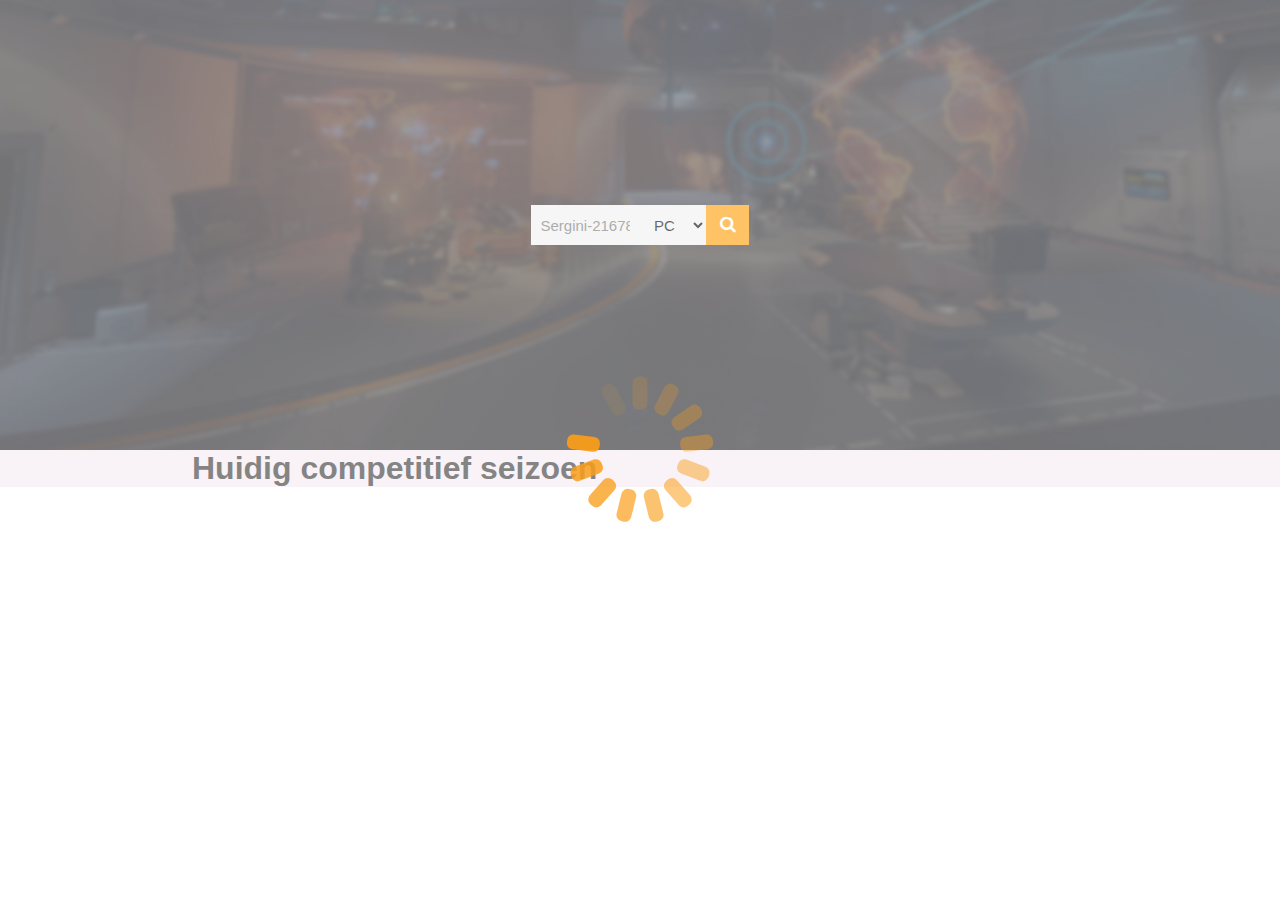
<file: index.html>
<!DOCTYPE html>
<html lang="en">

<head>
    <meta charset="UTF-8">
    <title>Overwatch Stats</title>
    <meta name="viewport" content="width=device-width, initial-scale=1.0">
    <meta http-equiv="X-UA-Compatible" content="ie=edge">
    <link rel="stylesheet" href="public/css/styles.css">
    <link rel="icon" type="image/png" href="public/img/favicon.ico" />
    <link rel="stylesheet" href="https://cdnjs.cloudflare.com/ajax/libs/font-awesome/4.7.0/css/font-awesome.min.css">
    <script type="module" src="src/app.js"></script>
</head>

<body>
    <div class="overview">
        <div class="hero">
            <div class="profileStats">
            </div>
        </div>
    </div>
    <div>
        <div class="competitiveStats">
            <h1>Huidig competitief seizoen</h1>
            <section class="heroSection"></section>
            <section class="heroDetail"></section>
        </div>
    </div>
    <div class="loader">
        <img src="public/img/loader.svg" alt="Loading...">
    </div>

    <script src="src/lib/routie.js"></script>
    <script type="text/javascript">
        window.addEventListener("load", function() {
            const loader = document.querySelector(".loader");
            loader.className += " hidden";
        })
    </script>
</body>

</html>
</file>
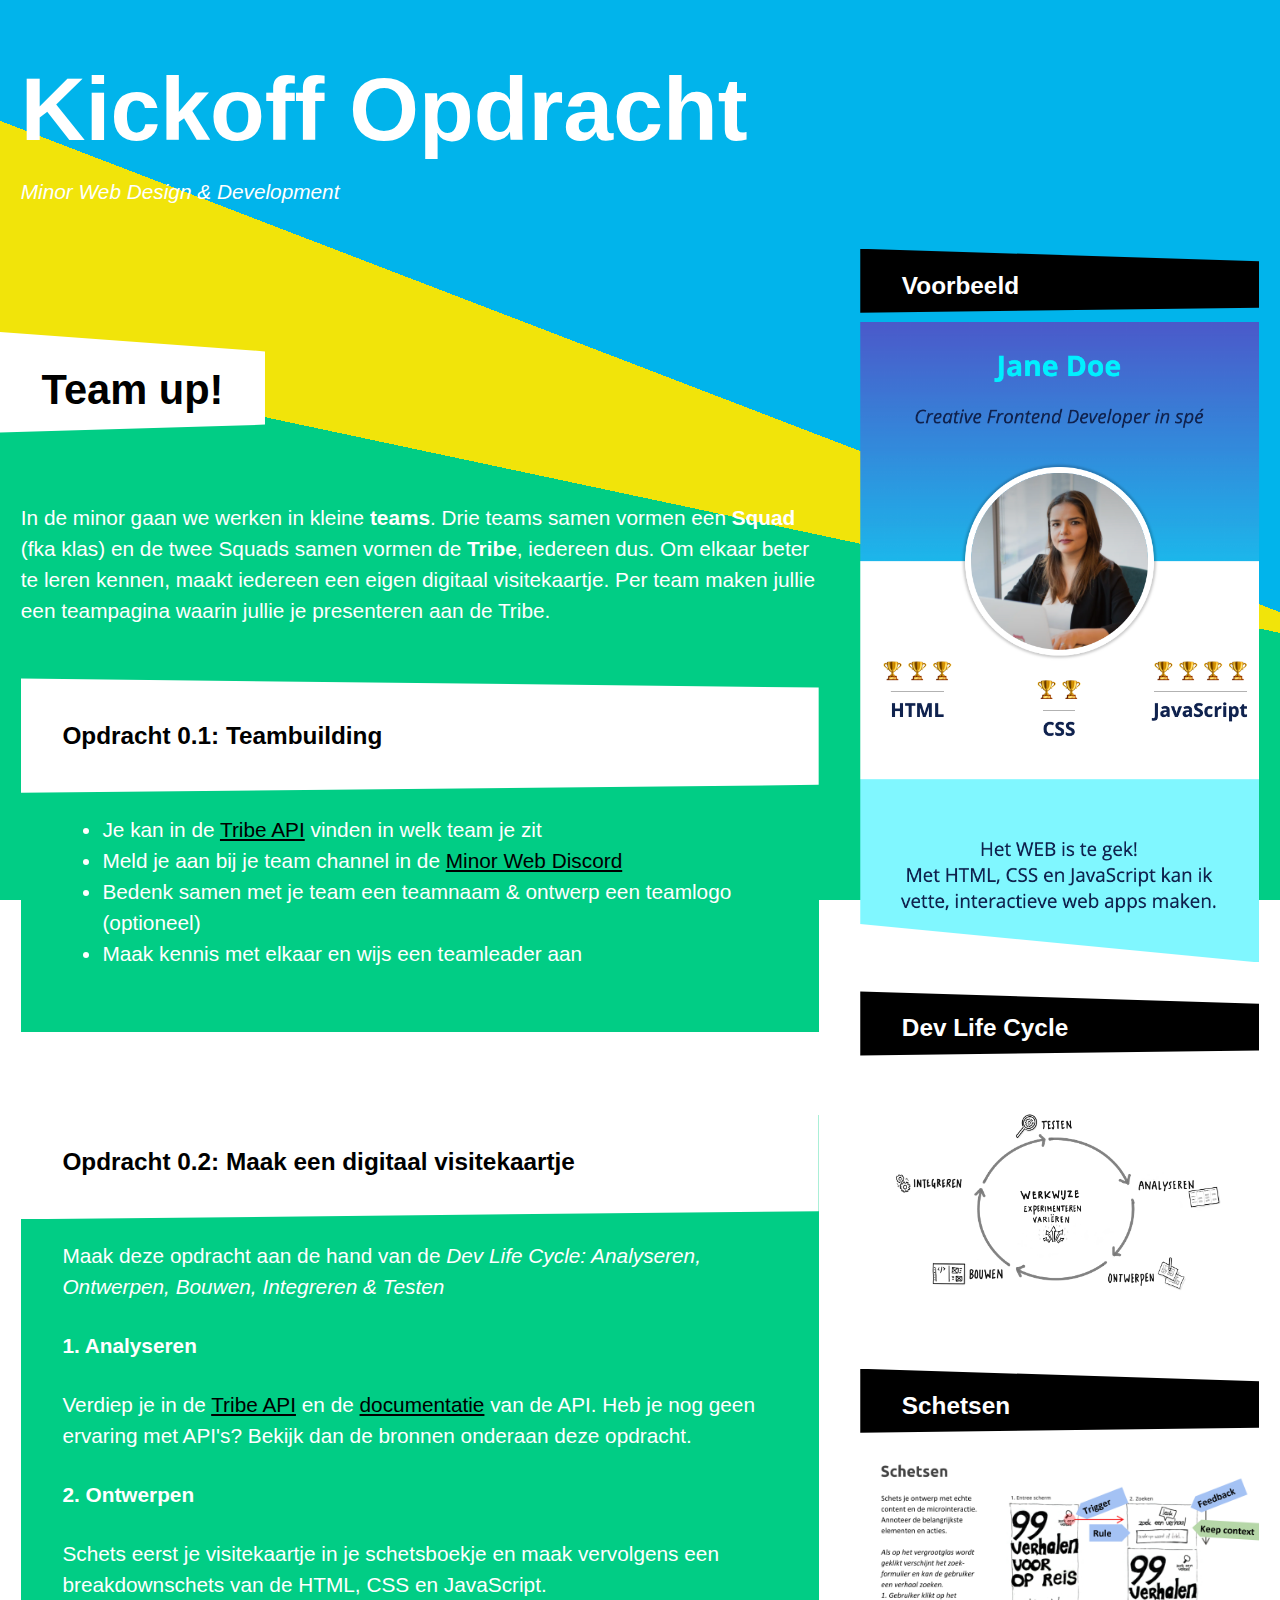
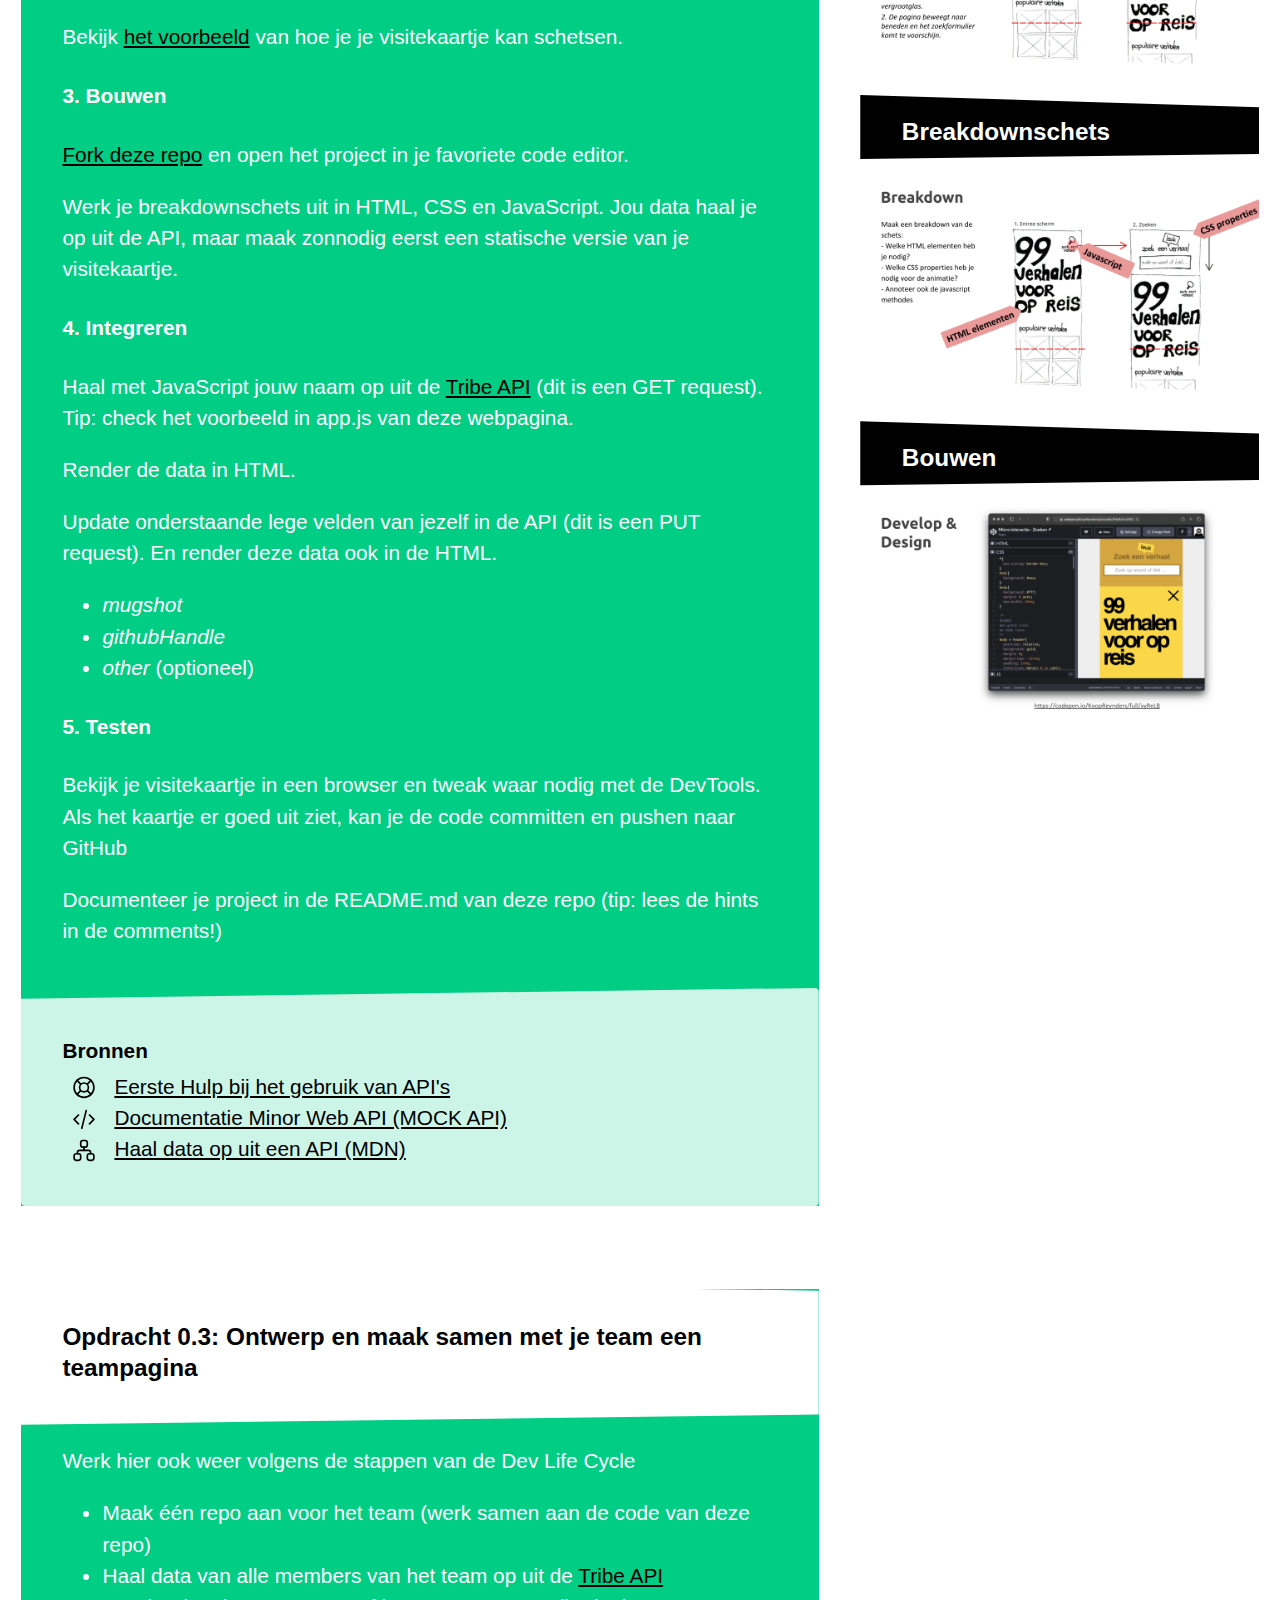
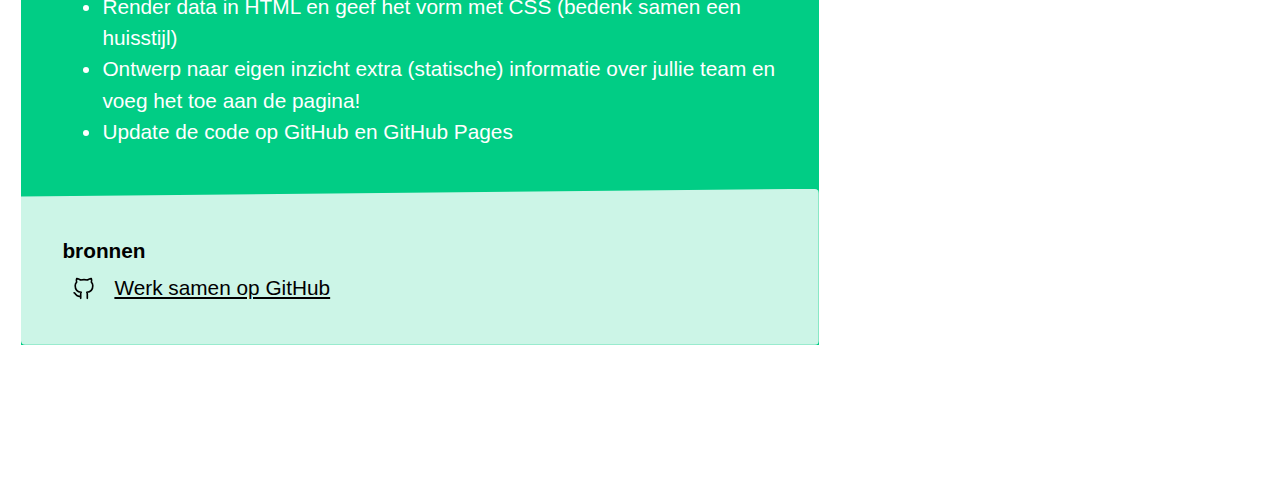
<file: docs/index.html>
<!DOCTYPE html>
<html lang="en">
<head>
  <meta charset="UTF-8">
  <meta name="viewport" content="width=device-width, initial-scale=1.0">
  <meta http-equiv="X-UA-Compatible" content="ie=edge">
  <link rel="stylesheet" href="css/styles.css">
  <title>Kickoff Opdracht | Minor Web Design & Development | CMD Amsterdam</title>

</head>
<body>
  <header>
    <h1>Kickoff Opdracht<em> Minor Web Design & Development</em></h1>
    
  </header>
  <main>
    <section id="description">
        <h2>Team up!</h2>
        <p>
          In de minor gaan we werken in kleine <strong>teams</strong>. Drie teams samen vormen een <strong>Squad</strong> (fka klas) en de twee Squads samen vormen de <strong>Tribe</strong>, iedereen dus. Om elkaar beter te leren kennen, maakt iedereen een eigen digitaal visitekaartje. Per team maken jullie een teampagina waarin jullie je presenteren aan de Tribe.
        </p>
        

        <article>
          <h3>Opdracht 0.1: Teambuilding</h3>
          <ul>
            <li>Je kan in de <a href="https://600ff44f6c21e1001704fac2.mockapi.io/minor-web/api/squads">Tribe API</a> vinden in welk team je zit</li>
            <li>Meld je aan bij je team channel in de <a href="https://discord.gg/W9VKCPFq">Minor Web Discord</a></li>
            <li>Bedenk samen met je team een teamnaam & ontwerp een teamlogo (optioneel) </li>
            <li>Maak kennis met elkaar en wijs een teamleader aan</li>
          </ul>
        </article>

        <article>
            <h3>Opdracht 0.2: Maak een digitaal visitekaartje</h3>
            
            <p>Maak deze opdracht aan de hand van de <em>Dev Life Cycle: Analyseren, Ontwerpen, Bouwen, Integreren & Testen</em><p>
            
            <h4>1. Analyseren</h4>
            <p>Verdiep je in de <a href="https://600ff44f6c21e1001704fac2.mockapi.io/minor-web/api/squads">Tribe API</a> en de <a href="https://mockapi.io/docs">documentatie</a> van de API. Heb je nog geen ervaring met API's? Bekijk dan de bronnen onderaan deze opdracht.</p>
            
            <h4>2. Ontwerpen</h4>
            <p>Schets eerst je visitekaartje in je schetsboekje en maak vervolgens een breakdownschets van de HTML, CSS en JavaScript.</p>
            <p>Bekijk <a href="breakdown.html">het voorbeeld</a> van hoe je je visitekaartje kan schetsen.</p>

            <h4>3. Bouwen</h4>
            <p><a href="https://github.com/cmda-minor-web/kickoff-2021">Fork deze repo</a> en open het project in je favoriete code editor.</p>
            <p>Werk je breakdownschets uit in HTML, CSS en JavaScript. Jou data haal je op uit de API, maar maak zonnodig eerst een statische versie van je visitekaartje.</p>
            
            <h4>4. Integreren</h4>
            <p>Haal met JavaScript jouw naam op uit de <a href="https://600ff44f6c21e1001704fac2.mockapi.io/minor-web/api/squads">Tribe API</a> (dit is een GET request). Tip: check het voorbeeld in app.js van deze webpagina.</p>
            <p>Render de data in HTML.</p>
            <p>Update onderstaande lege velden van jezelf in de API (dit is een PUT request). En render deze data ook in de HTML.</p>
            <ul>
              <li><em>mugshot</em></li>
              <li><em>githubHandle</em></li>
              <li><em>other</em> (optioneel)</li>
            </ul>
            
            <h4>5. Testen</h4>
            <p>Bekijk je visitekaartje in een browser en tweak waar nodig met de DevTools. Als het kaartje er goed uit ziet, kan je de code committen en pushen naar GitHub</p>
            <p>Documenteer je project in de README.md van deze repo (tip: lees de hints in de comments!)</p>
          
            <footer>
                <h4>Bronnen</h4>
                <a href="eerste-hulp-bij-het-gebruik-van-apis.pdf">
                  <svg xmlns="http://www.w3.org/2000/svg" class="icon icon-tabler icon-tabler-lifebuoy" width="44" height="44" viewBox="0 0 24 24" stroke-width="1.5" stroke="#2c3e50" fill="none" stroke-linecap="round" stroke-linejoin="round">
                    <path stroke="none" d="M0 0h24v24H0z" fill="none"/>
                    <circle cx="12" cy="12" r="4" />
                    <circle cx="12" cy="12" r="9" />
                    <line x1="15" y1="15" x2="18.35" y2="18.35" />
                    <line x1="9" y1="15" x2="5.65" y2="18.35" />
                    <line x1="5.65" y1="5.65" x2="9" y2="9" />
                    <line x1="18.35" y1="5.65" x2="15" y2="9" />
                  </svg>
                  Eerste Hulp bij het gebruik van API's
                </a>
                <a href="https://mockapi.io/docs">
                    <svg xmlns="http://www.w3.org/2000/svg" class="icon icon-tabler icon-tabler-code" width="44" height="44" viewBox="0 0 24 24" stroke-width="1.5" stroke="#2c3e50" fill="none" stroke-linecap="round" stroke-linejoin="round">
                    <path stroke="none" d="M0 0h24v24H0z" fill="none"/>
                    <polyline points="7 8 3 12 7 16" />
                    <polyline points="17 8 21 12 17 16" />
                    <line x1="14" y1="4" x2="10" y2="20" />
                  </svg> Documentatie Minor Web API (MOCK API)</a>
                <a href="https://developer.mozilla.org/en-US/docs/Learn/JavaScript/Client-side_web_APIs/Fetching_data">
                    <svg xmlns="http://www.w3.org/2000/svg" class="icon icon-tabler icon-tabler-sitemap" width="44" height="44" viewBox="0 0 24 24" stroke-width="1.5" stroke="#2c3e50" fill="none" stroke-linecap="round" stroke-linejoin="round">
                        <path stroke="none" d="M0 0h24v24H0z" fill="none"/>
                        <rect x="3" y="15" width="6" height="6" rx="2" />
                        <rect x="15" y="15" width="6" height="6" rx="2" />
                        <rect x="9" y="3" width="6" height="6" rx="2" />
                        <path d="M6 15v-1a2 2 0 0 1 2 -2h8a2 2 0 0 1 2 2v1" />
                        <line x1="12" y1="9" x2="12" y2="12" />
                      </svg>
                      Haal data op uit een API (MDN)</a>
            </footer>

        </article>

        

        <article>
            <h3>Opdracht 0.3: Ontwerp en maak samen met je team een teampagina</h3>
            <p>Werk hier ook weer volgens de stappen van de Dev Life Cycle</p>
            <ul>
                <li>Maak één repo aan voor het team (werk samen aan de code van deze repo)</li>
                <li>Haal data van alle members van het team op uit de <a href="https://600ff44f6c21e1001704fac2.mockapi.io/minor-web/api/squads">Tribe API</a></li>
                <li>Render data in HTML en geef het vorm met CSS (bedenk samen een huisstijl)</li>
                <li>Ontwerp naar eigen inzicht extra (statische) informatie over jullie team en voeg het toe aan de pagina!</li>
                <li>Update de code op GitHub en GitHub Pages</li>
            </ul>

            <footer>
                <h4>bronnen</h4>
                <a href="https://github.com/udit-001/Collaboration-For-Beginners">
                    <svg xmlns="http://www.w3.org/2000/svg" class="icon icon-tabler icon-tabler-brand-github" width="44" height="44" viewBox="0 0 24 24" stroke-width="1.5" stroke="#2c3e50" fill="none" stroke-linecap="round" stroke-linejoin="round">
                        <path stroke="none" d="M0 0h24v24H0z" fill="none"/>
                        <path d="M9 19c-4.3 1.4 -4.3 -2.5 -6 -3m12 5v-3.5c0 -1 .1 -1.4 -.5 -2c2.8 -.3 5.5 -1.4 5.5 -6a4.6 4.6 0 0 0 -1.3 -3.2a4.2 4.2 0 0 0 -.1 -3.2s-1.1 -.3 -3.5 1.3a12.3 12.3 0 0 0 -6.2 0c-2.4 -1.6 -3.5 -1.3 -3.5 -1.3a4.2 4.2 0 0 0 -.1 3.2a4.6 4.6 0 0 0 -1.3 3.2c0 4.6 2.7 5.7 5.5 6c-.6 .6 -.6 1.2 -.5 2v3.5" />
                      </svg>
                    Werk samen op GitHub</a>
            </footer>
        </article>

        <script src="js/app.js"></script>
    </section>

    
  </main>

  <aside>
    <h3>Voorbeeld</h3>
    <img src="img/example-card.png" alt="Een voorbeeld van een digitaal visitekaartje">
    <h3>Dev Life Cycle</h3>
    <img src="img/dlc.png" alt="Dev Live Cycle">
    <h3>Schetsen</h3>
    <img src="img/schetsen.png" alt="Schetsen">
    <h3>Breakdownschets</h3>
    <img src="img/breakdown.png" alt="Breakdown">
    <h3>Bouwen</h3>
    <img src="img/bouwen.png" alt="Bouwen">
  </aside>

  <footer>
    MIT © CMD Amsterdam, docs and images are CC-BY-4.0.
 </footer>
</body>
</html>
</file>
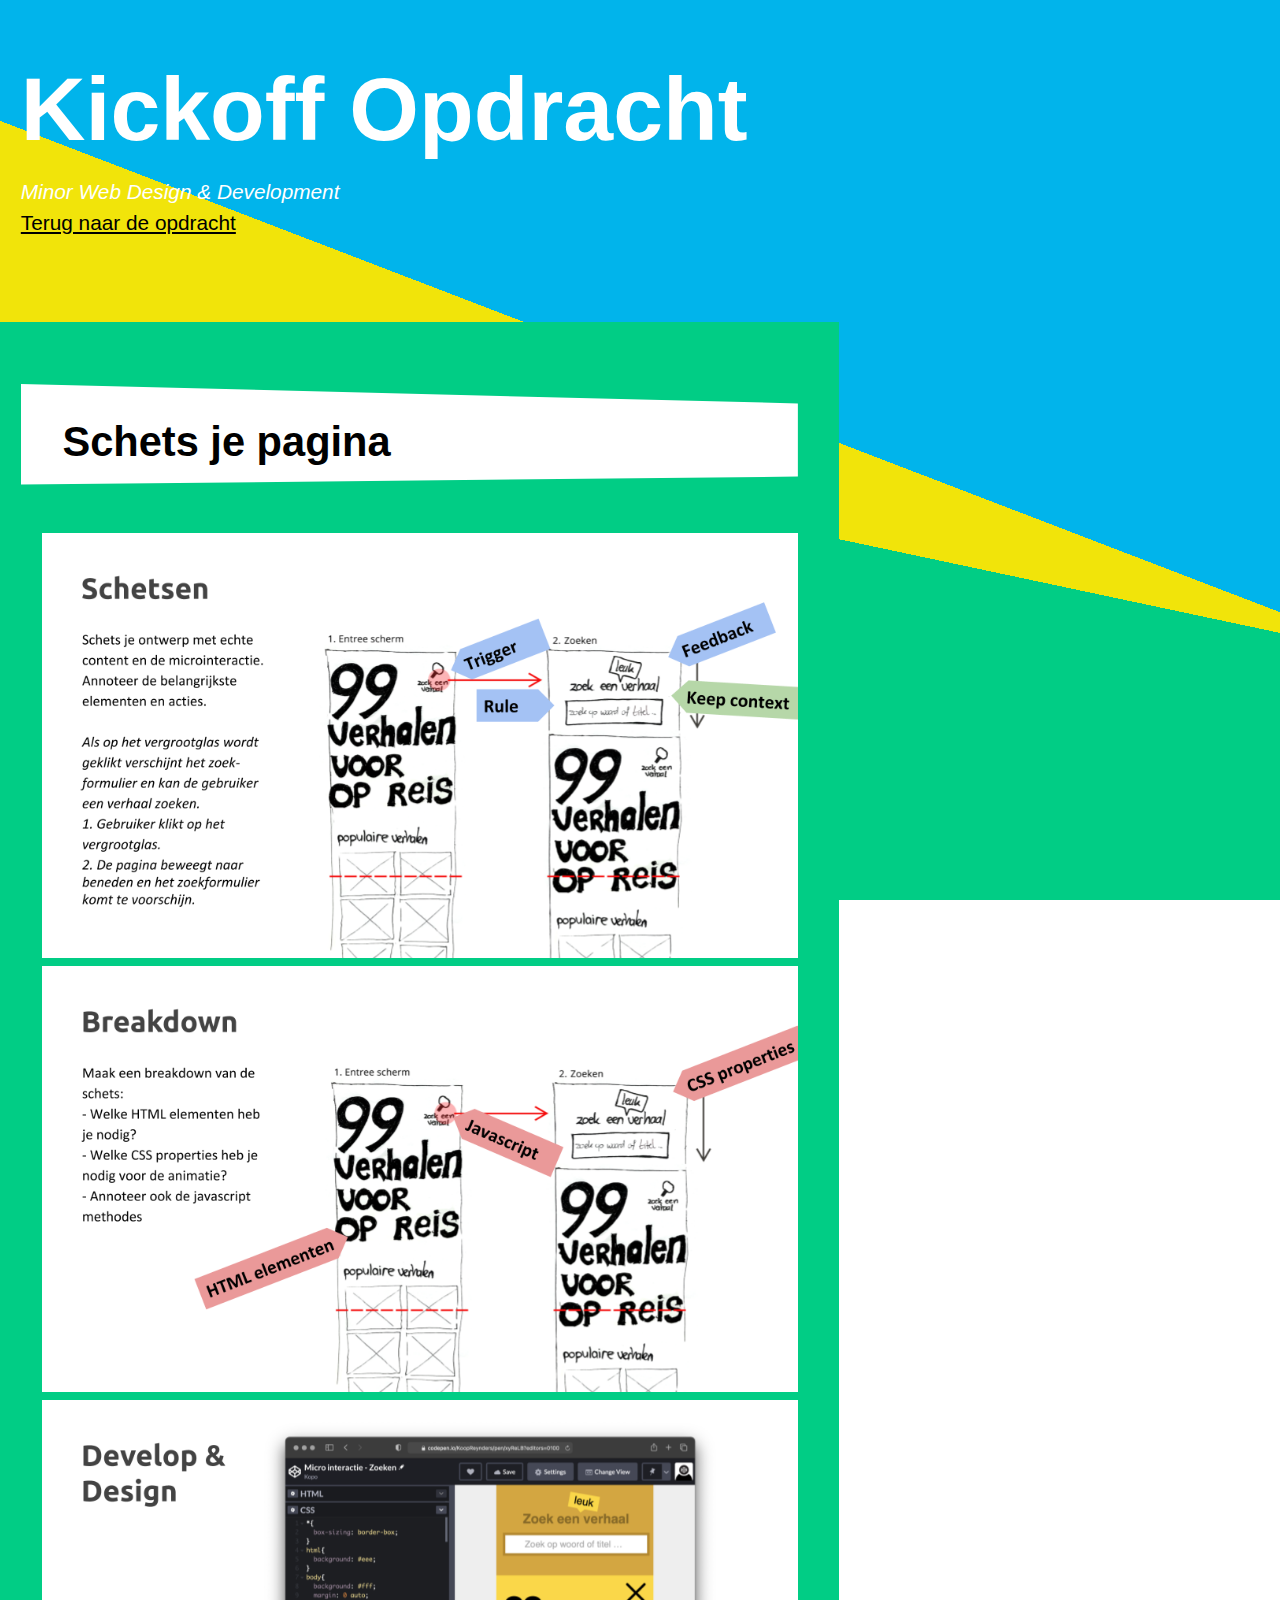
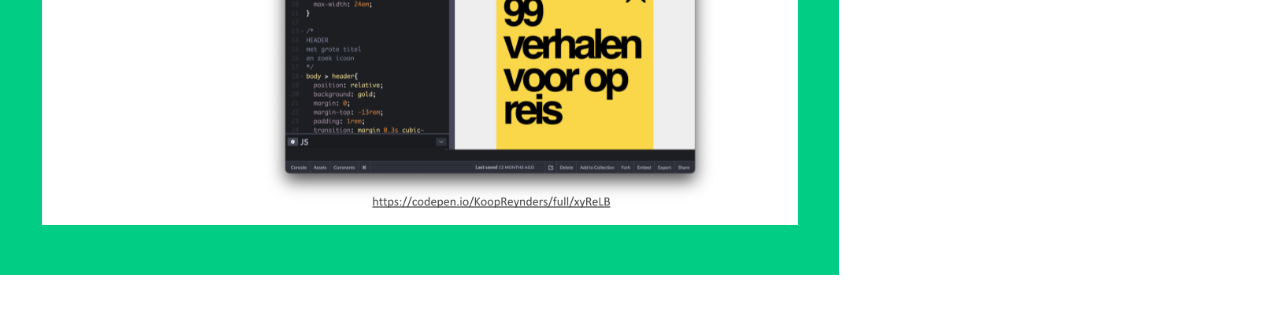
<file: docs/breakdown.html>
<!DOCTYPE html>
<html lang="en">
<head>
  <meta charset="UTF-8">
  <meta name="viewport" content="width=device-width, initial-scale=1.0">
  <meta http-equiv="X-UA-Compatible" content="ie=edge">
  <link rel="stylesheet" href="css/styles.css">
  <title>Kickoff Opdracht | Minor Web Design & Development | CMD Amsterdam</title>

</head>
<body>
  <header>
    <h1>Kickoff Opdracht<em> Minor Web Design & Development</em></h1>
    <a href="index.html">Terug naar de opdracht</a>
  </header>

  <article>
    <h2>Schets je pagina</h2>
      
    <img src="img/schetsen.png" alt="Schetsen">
    
    <img src="img/breakdown.png" alt="Breakdown">

    <img src="img/bouwen.png" alt="Bouwen">
  </article>

</body>
</html>
</file>
<file: public/css/styles.css>
@import url('https://fonts.googleapis.com/css2?family=Ranchers&family=Roboto:ital,wght@0,100;0,300;0,400;0,500;0,700;0,900;1,100;1,300;1,400;1,500;1,700;1,900&display=swap&family=Hammersmith+One&family=Oswald:wght@200;400&display=swap"');
:root {
    --primary: #DD9E01;
    --secondary: #FFD023;
    --logo2: #FFFFFF;
    --logo3: #4A4C4E;
    --primaryFont: 'Roboto', sans-serif;
}

* {
    margin: 0;
    padding: 0;
    box-sizing: border-box;
    scroll-behavior: smooth;
}

body,
html {
    height: 100%;
    margin: 0;
    font-family: Arial, Helvetica, sans-serif;
}

form input[type=text],
select {
    padding: 10px;
    font-size: 15px;
    border: none;
    height: 40px;
    float: left;
    background: #f1f1f1;
}

form input:first-child {
    width: 50%;
}

select {
    width: 30%;
}

form button {
    float: left;
    width: 20%;
    padding: 10px;
    background: #ff9c00;
    color: white;
    font-size: 17px;
    border: none;
    border-left: none;
    cursor: pointer;
}

form button:hover {
    background: #0b7dda;
}

.overview {
    background-image: linear-gradient(rgba(0, 0, 0, 0.2), rgba(0, 0, 0, 0.2)), url("../img/gib.jpg");
    height: 50%;
    background-position: center;
    background-repeat: no-repeat;
    background-size: cover;
    position: relative;
    font-family: var(--primaryFont);
    font-weight: 700;
    display: flex;
    justify-content: center;
    font-size: 2rem;
}

.hero {
    background-repeat: no-repeat;
    background-position: center;
    background-position: bottom;
    position: absolute;
    top: 0;
    bottom: 0;
    display: flex;
    justify-content: center;
    width: 100%;
}

.profileStats {
    position: absolute;
    top: 50%;
    transform: translate(0, -50%);
    color: white;
}

.competitiveStats {
    margin: 0 auto;
    width: 70%;
}

div:nth-of-type(2) {
    background: url(https://static.playoverwatch.com/img/crystal-candy-bg-top-e64823cff8.jpg);
    background-position: top;
    background-repeat: no-repeat;
    background-color: #f6e9f0;
    color: #333333;
    display: flex;
}

div:nth-child(2) article {
    background: url(https://static.playoverwatch.com/img/hero-portrait-detailed/hero-portrait-detailed-bg-c659e0b7f6.jpg) no-repeat;
    background-repeat: no-repeat;
    background-position: 0% 90%;
    text-transform: uppercase;
    font-family: 'Ranchers', cursive;
    margin: .3rem .3rem;
    float: left;
    width: 180px;
}

div:nth-child(2) article h2 {
    color: #d0d0dc;
    letter-spacing: 2px;
    text-align: center;
    background: rgba(40, 53, 79, .9);
}

.heroDetail>h1 {
    font-size: 2rem;
    text-transform: capitalize;
    color: var(--secondary);
}

.heroDetail>p {
    padding: 10px 10px 10px 0;
    font-size: 1.3rem;
}

.heroDetail>p>span {
    color: var(--primary);
}

.hide {
    display: none;
}

.loader {
    position: fixed;
    z-index: 99;
    top: 0;
    left: 0;
    width: 100%;
    height: 100%;
    background: rgba(255, 255, 255, 0.4);
    overflow: hidden;
    display: flex;
    justify-content: center;
    align-items: center;
}

.loader>img {
    width: 300px;
}

.loader.hidden {
    animation: fadeOut .3s;
    animation-fill-mode: forwards;
}

@keyframes fadeOut {
    100% {
        opacity: 0;
        visibility: hidden;
    }
}
</file>
<file: docs/css/styles.css>
:root {
  --cmd-primary:#FFF;
  --cmd-secondary:#000;
  --minor-one:#34A8E0;
  --minor-two:#E9590E;
  --minor-three:#3AAA34;

  --dark: #000;
  --course: #01CD85;
  --light: #fff;

  --groen: #01CD85;
  --blauw: #01B4EB;
  --geel: #F1E40A;
}

* {
  box-sizing:border-box;
  scroll-behavior: smooth;
}

html {
  background-color: var(--groen);
  background: linear-gradient(12deg, var(--groen) 46%, rgba(0,0,0,0) 34%),
              linear-gradient(21deg, var(--geel) 56%, var(--blauw) 46%);
  background-size: cover;
  background-attachment: fixed;
  font-family: "Open sans", Helvetica, Sans-Serif;
  font-size: 1.3em;
  line-height: 1.5em;
  color: var(--cmd-primary);
  padding:0;
  margin:0;
}
body {
  overflow-x:hidden;
  padding:0;
  margin:0;
  transition:all .25s;
}
h1, h2 {
  font-size: 1.6em;
  position:relative;
}
h2 {
  color:var(--cmd-secondary);
  background-color: #fff;
  padding:2rem;
  margin-left:-1rem;
  clip-path: polygon(0 0, 100% 17%, 100% 81%, 0 88%);
}
a {
  color: var(--cmd-secondary);
}
a:hover, a:focus,  summary:hover,  summary:focus{
  background: var(--cmd-primary);
  color: var(--cmd-secondary);
}
pre {
  overflow-x: hidden;
}
q {
  display: block;
  margin: 1em 0;
  font-size: 1.1em;
  font-style: italic;
}
p {
hyphens: auto;
hyphenate-limit-lines: 2;
-webkit-hyphenate-limit-before: 3;
-webkit-hyphenate-limit-after: 2;
hyphenate-limit-chars: 6 3 2;
hyphenate-limit-zone: 2em;
hyphenate-limit-last: always;
}
abbr {
hyphens: none;
}
i {
font-style: normal;
}

/*
Header met het logo en de titel
*/
body > header{
  padding: 1rem;
}
body > header h1 {
  padding-top:1rem;
  line-height: 1.5;
}
svg {
  margin-top: .5rem;
}
/* main */
main {
  transition: transform .25s ease-in;
}
main > header {
  max-width:30em;
}
section {
  position: relative;
  padding:1rem;
  display:flex;
  flex-direction:column;
  align-items:flex-start;
}

/* footer */
footer {
  padding: 1em;
  border-radius: 0.2em;
  overflow-x: hidden;
  color: var(--cmd-primary);
}
footer a {
  color: var(--cmd-primary);
}
footer img {
  background: white;
  padding: 0.6em;
  margin: 0;
}

header h1 {
  font-size: 7vw;
  position: relative;
  z-index:10;
  margin:0;

}
header h1 em {
  font-size:1rem;
  display:block;
  font-weight:normal;
}
h2 {
  font-size: 2em;
  margin-top: 1.5em;
}
img {
  max-width:100%;
}
main {
  position: relative;
  z-index:10;
}

ul img {
  border: 2px solid var(--light);
  margin-top: 2em;
  margin-bottom: 2em;
}
img {
  max-width: 100%;
}

article {
  margin: 2em 0;
  background-color:var(--groen);
  padding:0 2rem 2rem;
  position: relative;
  width:100%;
  
}
article h3 {
  color:var(--cmd-secondary);
  margin:-.5rem -2rem 0;
  background-color:var(--cmd-primary);
  padding:2rem;
  clip-path: polygon(0 0, 100% 8%, 100% 93%, 0 100%);
  
}

article p svg {
  stroke:rgba(255,255,255,.6);
  margin-left:1rem;
}
aside {

}
body > footer {
  font-style: italic;
}
footer h4 {
  margin: .25rem 0;
}
footer a {
  position: relative;
  padding-left: 2.5rem
}
footer a:hover {
  background-color: transparent;
}
footer a svg {
  position: absolute;
  left:0;
  top: 0;
  transform:scale(.6) translateY(-1.25rem);
  margin-bottom: .25rem;
  stroke:var(--cmd-secondary);
}
article footer {
  display: flex;
  flex-direction: column;
  margin-top: 0;
  padding: 2rem;
  margin: 2rem -2rem -2rem;
  background: rgb(255 255 255 / 80%);
  color: var(--cmd-secondary);
  clip-path: polygon(0 5%, 100% 0%, 100% 100%, 0% 100%);
}
article footer a {
  color: var(--cmd-secondary);
}
aside {
  margin:0 1rem;
}
aside h3 {
  background: var(--cmd-secondary);
  margin: 0;
  padding: 1rem 2rem;
  color: var(--cmd-primary);
  clip-path: polygon(0 0, 100% 17%, 100% 81%, 0 88%);
}
aside img {
  margin-bottom: 1rem;
  clip-path: polygon(0 0, 100% 0, 100% 100%, 0 94%);
}

@media (min-width: 40em) {
  body {
    display:grid;
    grid-template-columns: 2fr 1fr;
    grid-gap:1em;
  }

  header,
  footer {
    grid-column: 1 / -1;
  }

  main {
    grid-column: 1 / 2;
  }
  aside {
    grid-column: 2 / 3;
    margin: 0 1rem 0 0;
  }
}
</file>
